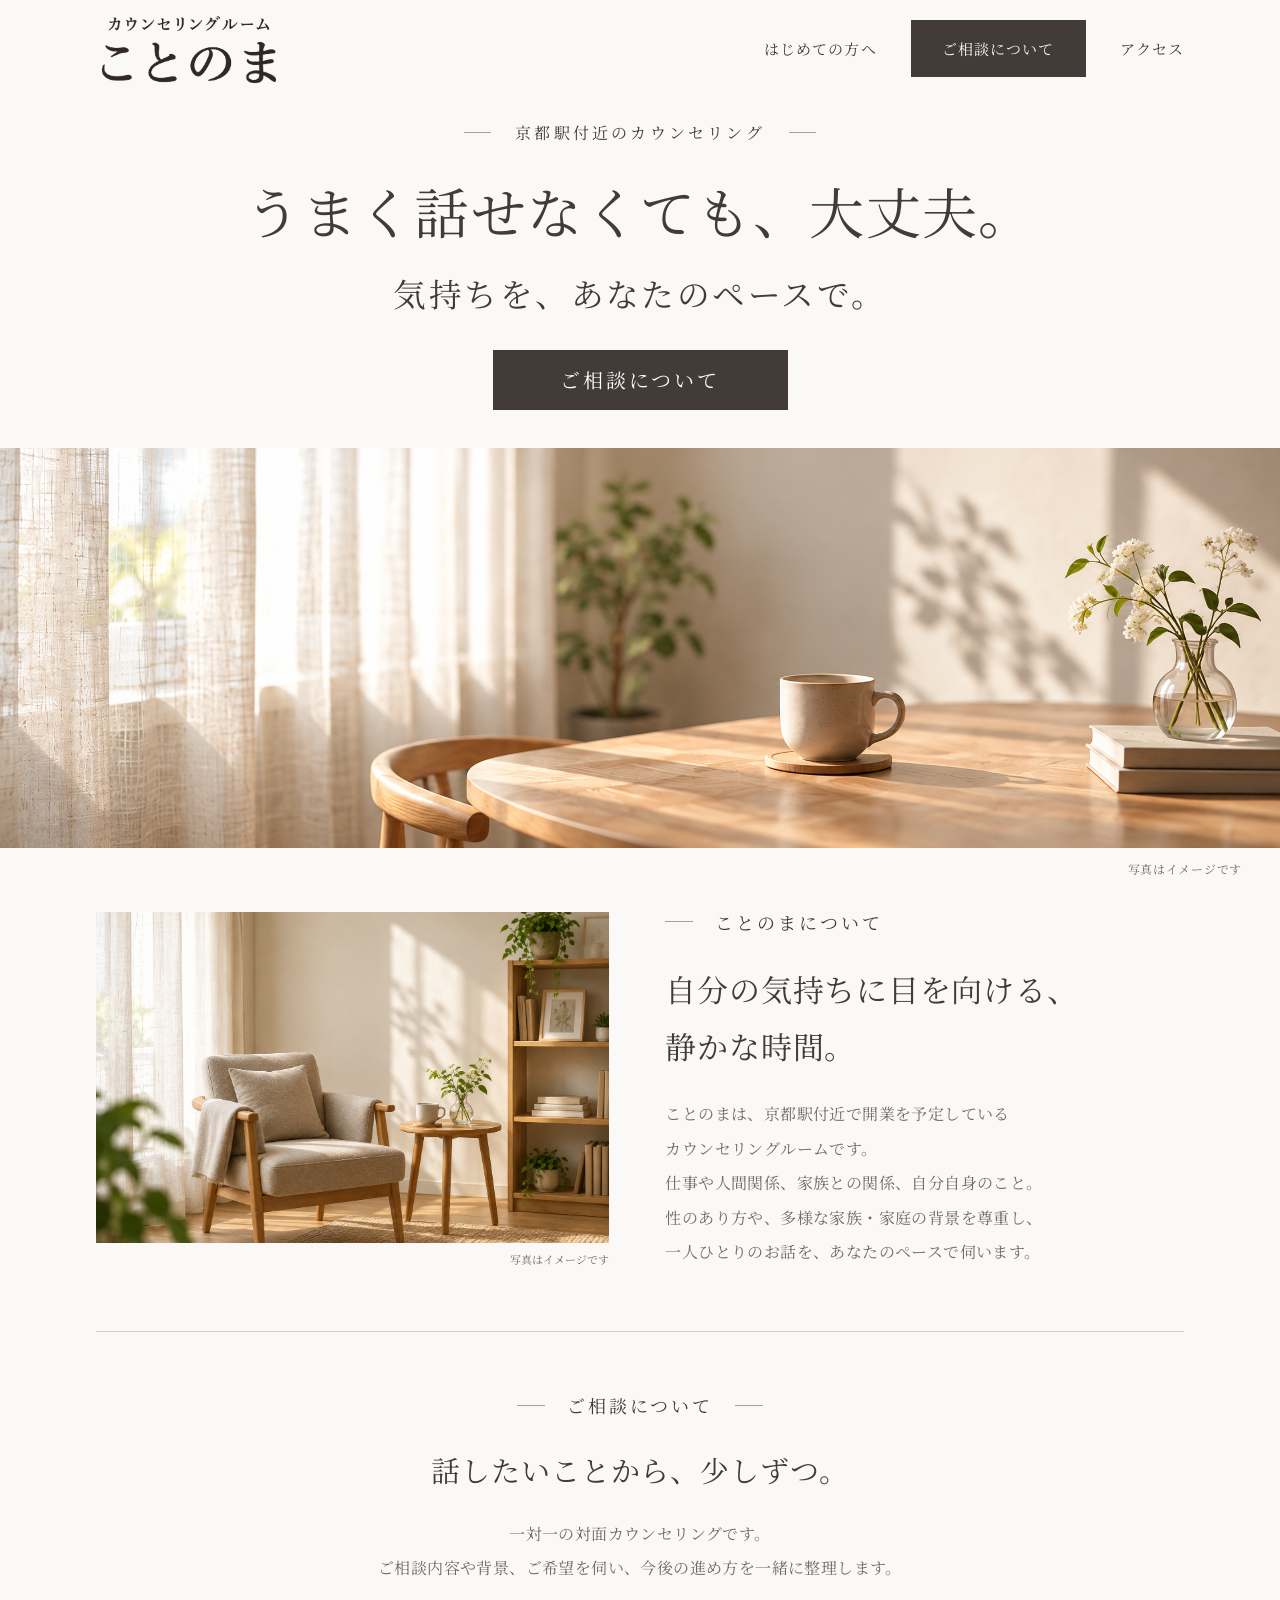
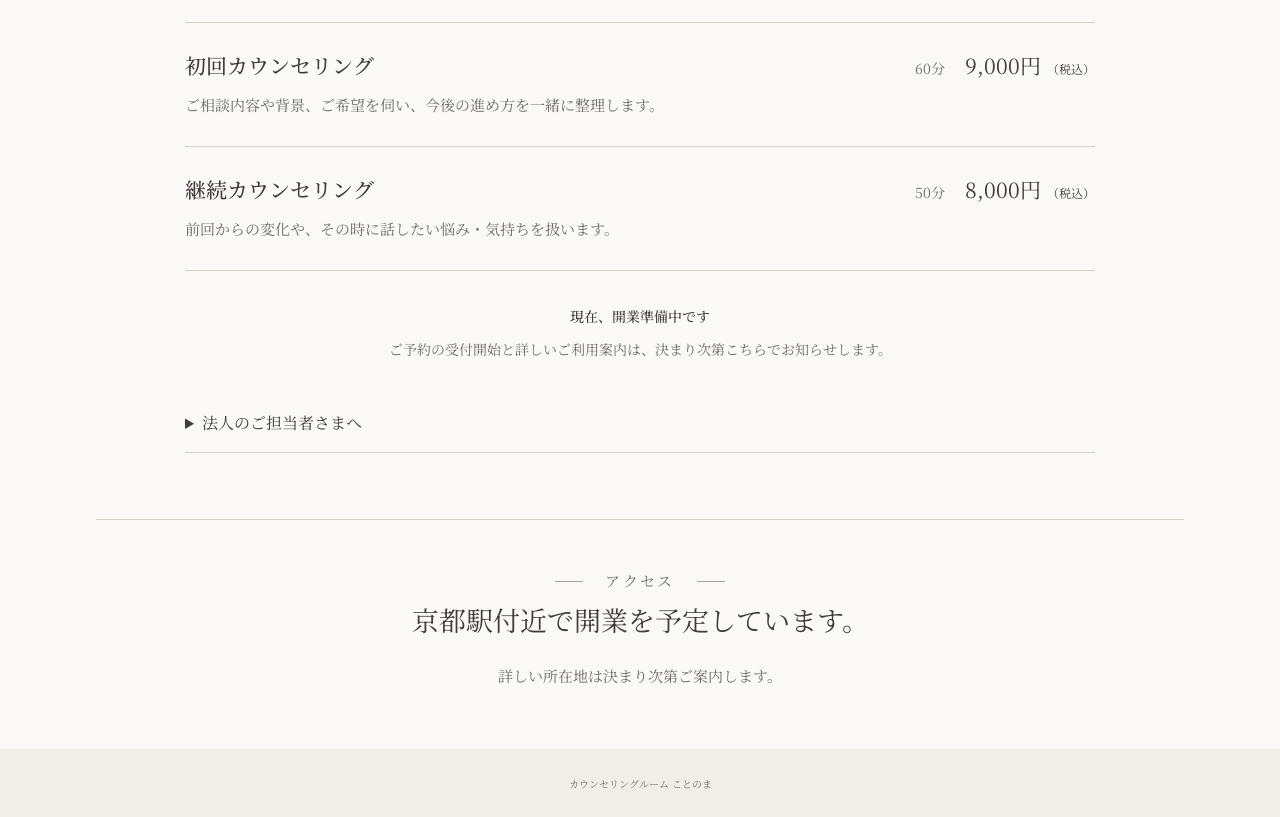
<file: ventures/counseling/index.html>
<!doctype html>
<html lang="ja">
<head>
  <meta charset="utf-8">
  <meta name="viewport" content="width=device-width, initial-scale=1">
  <title>京都駅付近のカウンセリング｜カウンセリングルーム ことのま</title>
  <meta name="description" content="京都駅付近で開業予定のカウンセリングルーム ことのま。一対一の対面相談で、仕事や人間関係、家族、自分自身のことをあなたのペースで。初回60分9,000円、継続50分8,000円（税込）。">
  <meta name="robots" content="noindex, nofollow">
  <meta name="theme-color" content="#faf9f7">
  <meta property="og:type" content="website">
  <meta property="og:locale" content="ja_JP">
  <meta property="og:site_name" content="カウンセリングルーム ことのま">
  <meta property="og:title" content="京都駅付近のカウンセリング｜カウンセリングルーム ことのま">
  <meta property="og:description" content="うまく話せなくても、大丈夫。気持ちを、あなたのペースで。京都駅付近で開業準備中です。">
  <link rel="preconnect" href="https://fonts.googleapis.com">
  <link rel="preconnect" href="https://fonts.gstatic.com" crossorigin>
  <link href="https://fonts.googleapis.com/css2?family=Noto+Serif+JP:wght@400;500&display=swap" rel="stylesheet">
  <link rel="preload" as="image" href="hero.png" fetchpriority="high">
  <style>
    :root { --paper:#faf9f7; --ink:#423b37; --muted:#716b65; --line:#d7d0c9; --soft:#f1eeea; --serif:"Noto Serif JP","Hiragino Mincho ProN","Yu Mincho",serif; }
    * { box-sizing:border-box; }
    html { scroll-behavior:smooth; scroll-padding-top:24px; }
    body { margin:0; background:var(--paper); color:var(--ink); font-family:var(--serif); -webkit-font-smoothing:antialiased; }
    a { color:inherit; text-underline-offset:5px; }
    a:focus-visible, summary:focus-visible { outline:2px solid var(--ink); outline-offset:6px; }
    .skip { position:fixed; left:16px; top:-70px; z-index:10; padding:12px 20px; background:white; }
    .skip:focus { top:16px; }
    .container { width:min(1216px,85%); margin-inline:auto; }
    .header { min-height:96px; display:flex; align-items:center; justify-content:space-between; gap:28px; }
    .brand { width:184px; height:78px; position:relative; overflow:hidden; display:block; flex-shrink:0; }
    .brand img { position:absolute; width:300px; height:150px; max-width:none; left:-57px; top:-36px; }
    nav { display:flex; align-items:center; gap:34px; font-size:15px; letter-spacing:.075em; }
    nav a { text-decoration:none; padding:12px 0; }
    nav a:hover { text-decoration:underline; }
    nav .nav-primary { padding:17px 30px; background:var(--ink); color:var(--paper); border:1px solid var(--ink); }
    nav .nav-primary:hover { background:#625951; text-decoration:none; }
    .hero { text-align:center; padding:25px 24px 38px; }
    .eyebrow { margin:0 0 24px; display:flex; align-items:center; justify-content:center; gap:24px; font-size:16px; letter-spacing:.2em; }
    .eyebrow::before,.eyebrow::after { content:""; width:27px; height:1px; background:#aaa099; }
    h1 { font-weight:400; font-size:clamp(32px,4.3vw,62px); letter-spacing:.025em; line-height:1.55; margin:0; }
    .hero-sub { font-size:clamp(20px,2.55vw,34px); letter-spacing:.075em; margin:12px 0 29px; line-height:1.7; }
    .button { display:inline-flex; min-width:295px; min-height:60px; justify-content:center; align-items:center; padding:14px 32px; text-decoration:none; background:var(--ink); color:#fff; border:1px solid var(--ink); font-size:20px; letter-spacing:.14em; transition:background .18s; }
    .button:hover { background:#625951; }
    figure { margin:0; }
    .hero-photo img { display:block; width:100%; height:auto; aspect-ratio:3.2/1; object-fit:cover; }
    .hero-photo figcaption { text-align:right; font-size:12px; letter-spacing:.06em; color:var(--muted); padding:12px 38px 0; }
    .about { display:grid; grid-template-columns:1fr 1.01fr; gap:56px; align-items:center; padding-top:32px; padding-bottom:62px; }
    .about-photo img { display:block; width:100%; height:auto; aspect-ratio:1.55; object-fit:cover; }
    .about-photo figcaption { font-size:11px; text-align:right; color:var(--muted); margin-top:8px; }
    .section-label { margin:0 0 25px; font-weight:400; font-size:18px; letter-spacing:.16em; display:flex; align-items:center; gap:22px; }
    .section-label::before { content:""; height:1px; width:28px; background:#aaa099; flex-shrink:0; }
    .about h2 { font-weight:400; font-size:31px; line-height:1.85; letter-spacing:.025em; margin:0 0 23px; }
    .body-copy { font-size:16px; line-height:2.15; letter-spacing:.025em; color:var(--muted); margin:0; }
    .consultation { border-top:1px solid var(--line); padding-block:60px 66px; }
    .center-label { justify-content:center; }
    .center-label::after { content:""; height:1px; width:28px; background:#aaa099; }
    .intro { text-align:center; max-width:740px; margin:0 auto 36px; }
    .intro h2 { font-size:29px; line-height:1.85; font-weight:400; margin:0 0 20px; letter-spacing:.03em; }
    .price-list { max-width:910px; margin:0 auto; }
    .price-row { display:grid; grid-template-columns:1fr auto; column-gap:36px; row-gap:10px; padding:27px 0; border-top:1px solid var(--line); }
    .price-row:last-child { border-bottom:1px solid var(--line); }
    .price-row h3 { font-size:21px; font-weight:500; margin:0; }
    .price { margin:0; font-size:21px; white-space:nowrap; }
    .price span { color:var(--muted); font-size:14px; margin-right:20px; }
    .price small { font-size:12px; margin-left:6px; }
    .price-description { grid-column:1/-1; margin:0; color:var(--muted); font-size:15px; line-height:1.95; }
    .preparing { margin:31px auto 0; max-width:760px; text-align:center; font-size:14px; line-height:2; color:var(--muted); }
    .preparing strong { display:block; color:var(--ink); font-weight:500; margin-bottom:5px; }
    .corporate { max-width:910px; margin:30px auto 0; border-bottom:1px solid var(--line); }
    .corporate summary { cursor:pointer; font-size:16px; padding:18px 0; }
    .corporate .body-copy { font-size:14px; padding:0 0 20px; }
    .access { border-top:1px solid var(--line); text-align:center; padding:46px 20px 58px; }
    .access h2 { font-weight:400; font-size:27px; line-height:1.8; margin:0 0 16px; }
    .access p { color:var(--muted); font-size:15px; line-height:2; margin:0; }
    footer { background:var(--soft); text-align:center; color:var(--muted); padding:23px; font-size:12px; line-height:1.8; }
    @media (max-width:850px) {
      .container { width:calc(100% - 48px); }
      .header { min-height:96px; gap:16px; }
      .brand { width:145px; height:65px; }
      .brand img { width:240px; height:120px; left:-46px; top:-27px; }
      nav { gap:16px; font-size:12px; letter-spacing:0; }
      nav .nav-primary { padding:14px 16px; }
      .hero { padding:36px 20px 42px; }
      .eyebrow { font-size:14px; gap:14px; margin-bottom:24px; }
      .button { min-width:265px; min-height:60px; font-size:17px; }
      .about { gap:34px; padding-block:36px 44px; }
      .about h2 { font-size:24px; }
      .body-copy { font-size:14px; }
      .section-label { font-size:15px; gap:12px; }
      .intro h2 { font-size:26px; }
    }
    @media (max-width:600px) {
      html { scroll-padding-top:16px; }
      .container { width:calc(100% - 40px); }
      .header { min-height:90px; flex-wrap:wrap; justify-content:center; padding:12px 0 8px; gap:0; }
      .brand { width:144px; height:60px; margin-inline:auto; }
      nav { width:100%; justify-content:center; gap:26px; margin-top:4px; }
      nav a { min-height:44px; display:flex; align-items:center; }
      nav .nav-primary { background:transparent; color:var(--ink); border:0; padding:12px 0; }
      nav .nav-primary:hover { background:transparent; text-decoration:underline; }
      .hero { padding:31px 18px 36px; }
      .eyebrow { font-size:12px; letter-spacing:.08em; gap:12px; }
      .eyebrow::before,.eyebrow::after { width:16px; }
      h1 { font-size:32px; line-height:1.7; letter-spacing:0; }
      h1 span { display:block; }
      .hero-sub { font-size:18px; letter-spacing:.015em; margin:20px 0 28px; }
      .hero-photo img { aspect-ratio:1.8; object-position:60% center; }
      .hero-photo figcaption { padding:10px 20px 0; font-size:10px; }
      .about { grid-template-columns:1fr; gap:28px; padding-block:34px 42px; }
      .about-photo img { aspect-ratio:1.55; }
      .about h2 { font-size:25px; margin-bottom:20px; }
      .section-label { margin-bottom:20px; }
      .consultation { padding-block:40px; }
      .intro { text-align:left; margin-bottom:26px; }
      .intro h2 { font-size:25px; }
      .intro .center-label { justify-content:flex-start; }
      .intro .center-label::after { display:none; }
      .price-row { grid-template-columns:1fr; padding:23px 0; gap:10px; }
      .price-row h3 { font-size:20px; }
      .price { font-size:23px; }
      .price-description { font-size:14px; }
      .preparing { text-align:left; font-size:13px; }
      .access { padding:37px 0 43px; }
      .access h2 { font-size:23px; }
      .access p { font-size:14px; }
    }
    @media (prefers-reduced-motion:reduce) { html { scroll-behavior:auto; } .button { transition:none; } }
  </style>
</head>
<body>
  <a class="skip" href="#main">本文へ移動</a>
  <header class="header container">
    <a class="brand" href="#main" aria-label="カウンセリングルーム ことのま トップへ"><img src="logo.png" width="1774" height="887" alt="カウンセリングルーム ことのま"></a>
    <nav aria-label="メインナビゲーション">
      <a href="#about">はじめての方へ</a>
      <a class="nav-primary" href="#consultation">ご相談について</a>
      <a href="#access">アクセス</a>
    </nav>
  </header>
  <main id="main">
    <section class="hero" aria-labelledby="hero-title">
      <p class="eyebrow">京都駅付近のカウンセリング</p>
      <h1 id="hero-title"><span>うまく話せなくても、</span><span>大丈夫。</span></h1>
      <p class="hero-sub">気持ちを、あなたのペースで。</p>
      <a class="button" href="#consultation">ご相談について</a>
    </section>
    <figure class="hero-photo">
      <img src="hero.png" width="2243" height="701" alt="柔らかな光が差す窓辺の木のテーブルと、カップと花" fetchpriority="high">
      <figcaption>写真はイメージです</figcaption>
    </figure>
    <section id="about" class="about container" aria-labelledby="about-title">
      <figure class="about-photo">
        <img src="room.png" width="1536" height="1024" alt="自然光の入る静かな部屋に置かれた椅子と小さなテーブル" loading="lazy">
        <figcaption>写真はイメージです</figcaption>
      </figure>
      <div>
        <p class="section-label">ことのまについて</p>
        <h2 id="about-title">自分の気持ちに目を向ける、<br>静かな時間。</h2>
        <p class="body-copy">ことのまは、京都駅付近で開業を予定している<br class="desktop-break">カウンセリングルームです。<br>仕事や人間関係、家族との関係、自分自身のこと。<br>性のあり方や、多様な家族・家庭の背景を尊重し、<br class="desktop-break">一人ひとりのお話を、あなたのペースで伺います。</p>
      </div>
    </section>
    <section id="consultation" class="consultation container" aria-labelledby="consultation-title">
      <div class="intro">
        <p class="section-label center-label">ご相談について</p>
        <h2 id="consultation-title">話したいことから、少しずつ。</h2>
        <p class="body-copy">一対一の対面カウンセリングです。<br>ご相談内容や背景、ご希望を伺い、今後の進め方を一緒に整理します。</p>
      </div>
      <div class="price-list" aria-label="カウンセリング料金">
        <div class="price-row">
          <h3>初回カウンセリング</h3><p class="price"><span>60分</span>9,000円<small>（税込）</small></p>
          <p class="price-description">ご相談内容や背景、ご希望を伺い、今後の進め方を一緒に整理します。</p>
        </div>
        <div class="price-row">
          <h3>継続カウンセリング</h3><p class="price"><span>50分</span>8,000円<small>（税込）</small></p>
          <p class="price-description">前回からの変化や、その時に話したい悩み・気持ちを扱います。</p>
        </div>
      </div>
      <p class="preparing"><strong>現在、開業準備中です</strong>ご予約の受付開始と詳しいご利用案内は、決まり次第こちらでお知らせします。</p>
      <details class="corporate">
        <summary>法人のご担当者さまへ</summary>
        <p class="body-copy">すべての従業員を対象とした、社外のカウンセリング窓口をご提案します。仕事や人間関係のほか、LGBTQ＋や家族・家庭環境に関する悩みも相談しやすい窓口を目指しています。法人向けの料金・契約条件・利用方法は、現在準備中です。</p>
      </details>
    </section>
    <section id="access" class="access container" aria-labelledby="access-title">
      <p class="section-label center-label">アクセス</p>
      <h2 id="access-title">京都駅付近で開業を予定しています。</h2>
      <p>詳しい所在地は決まり次第ご案内します。</p>
    </section>
  </main>
  <footer><small>カウンセリングルーム ことのま</small></footer>
</body>
</html>
</file>
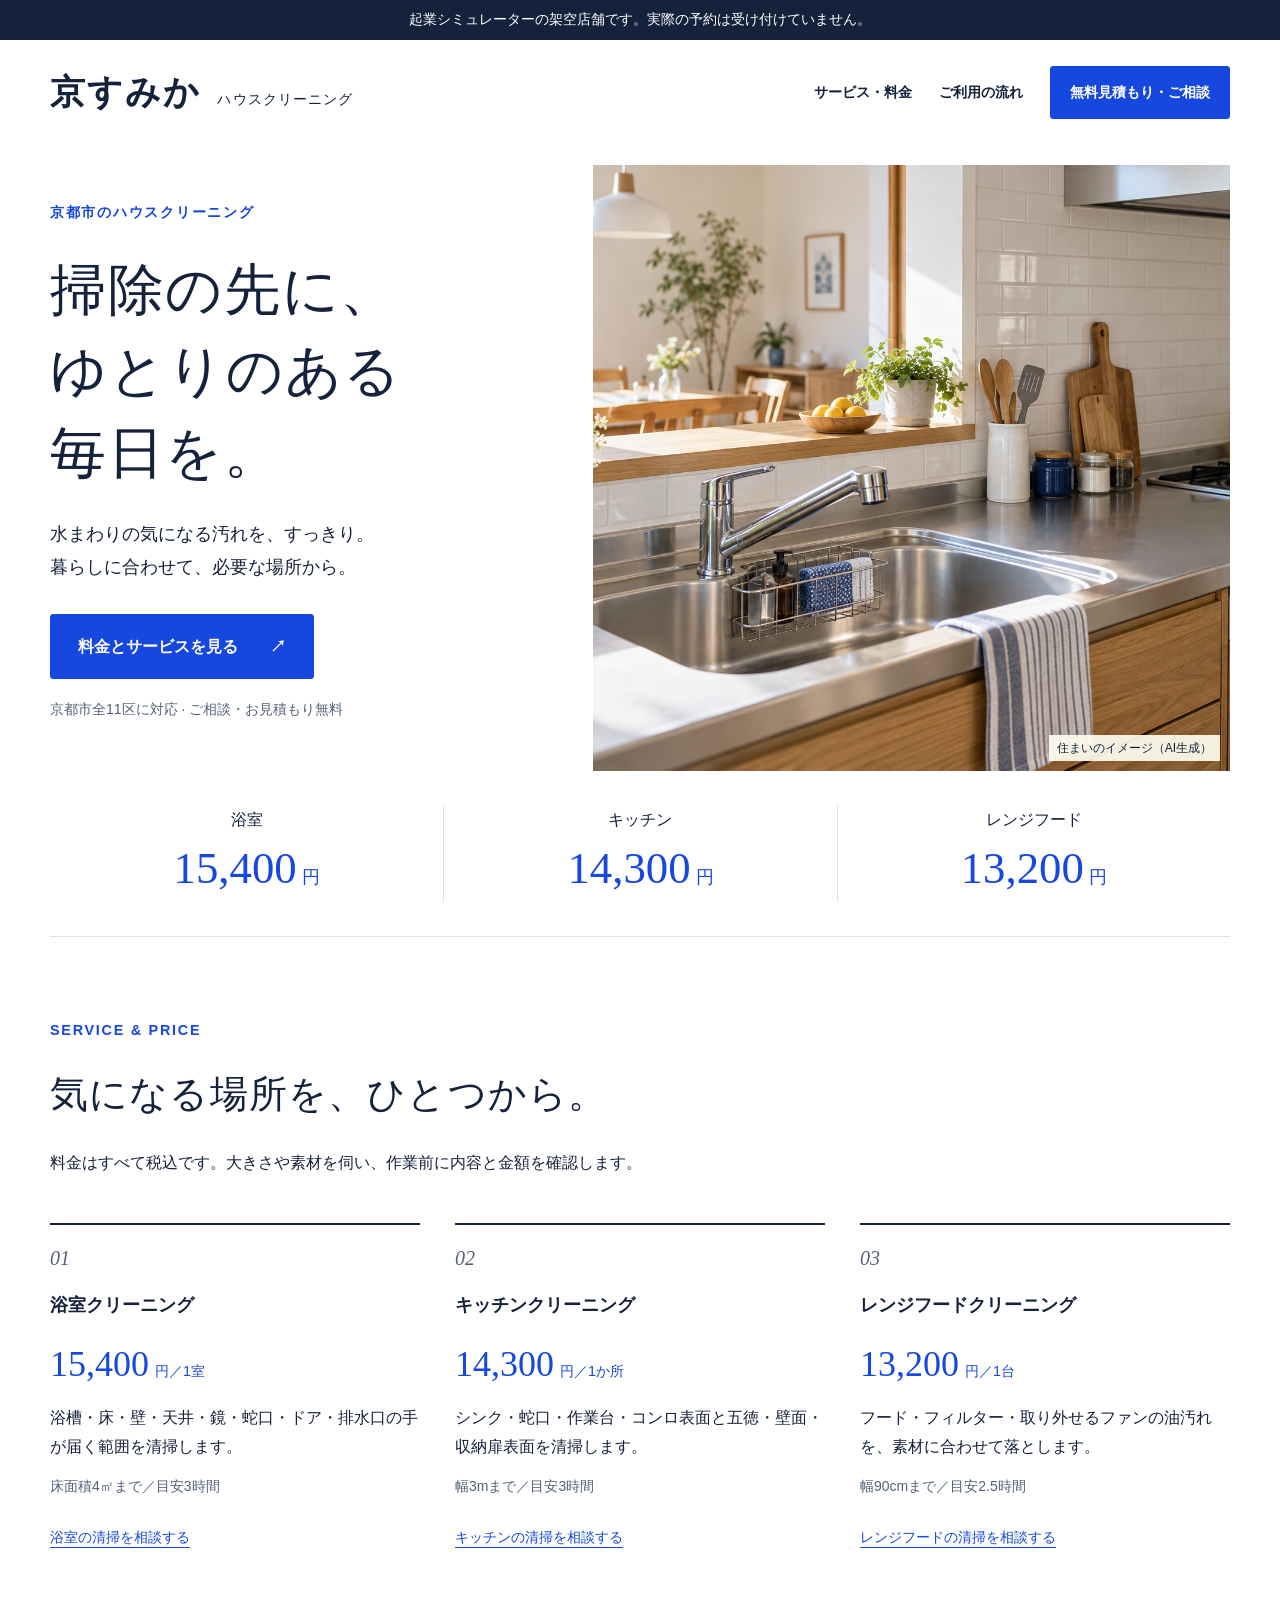
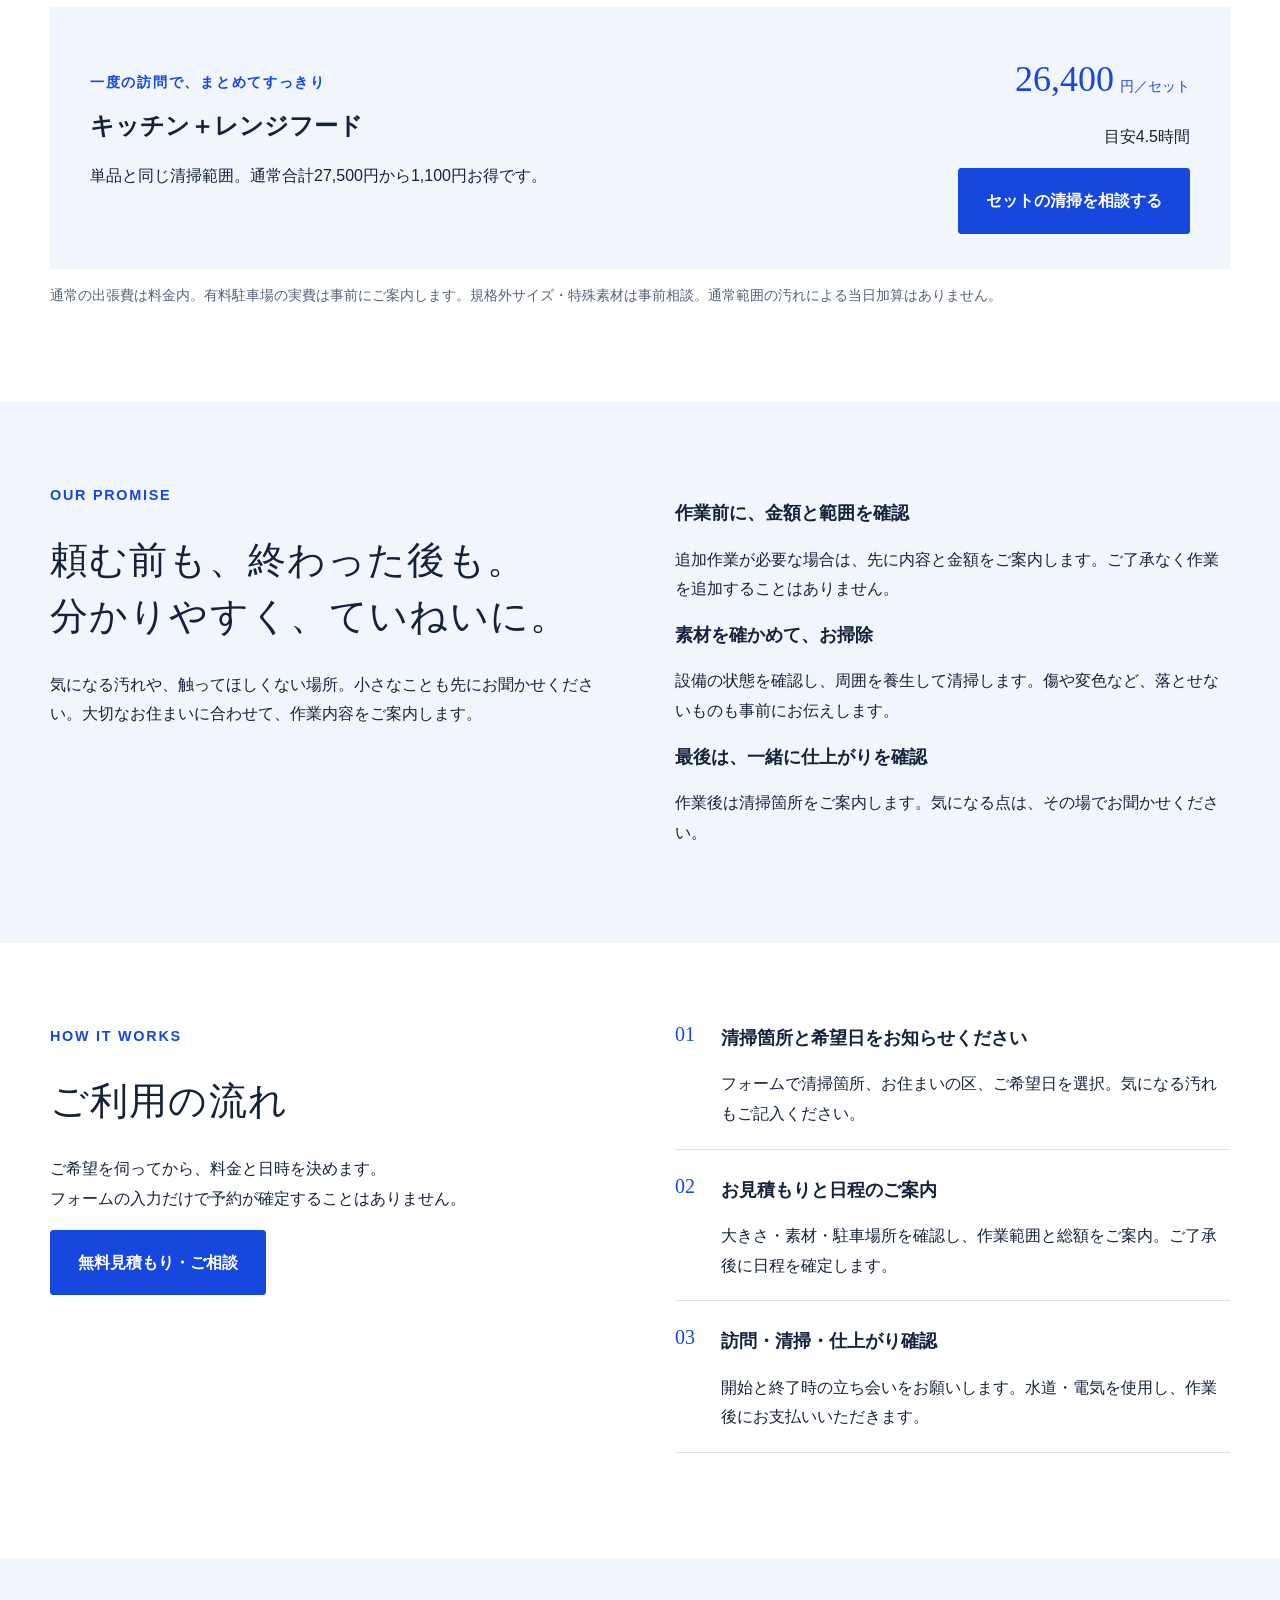
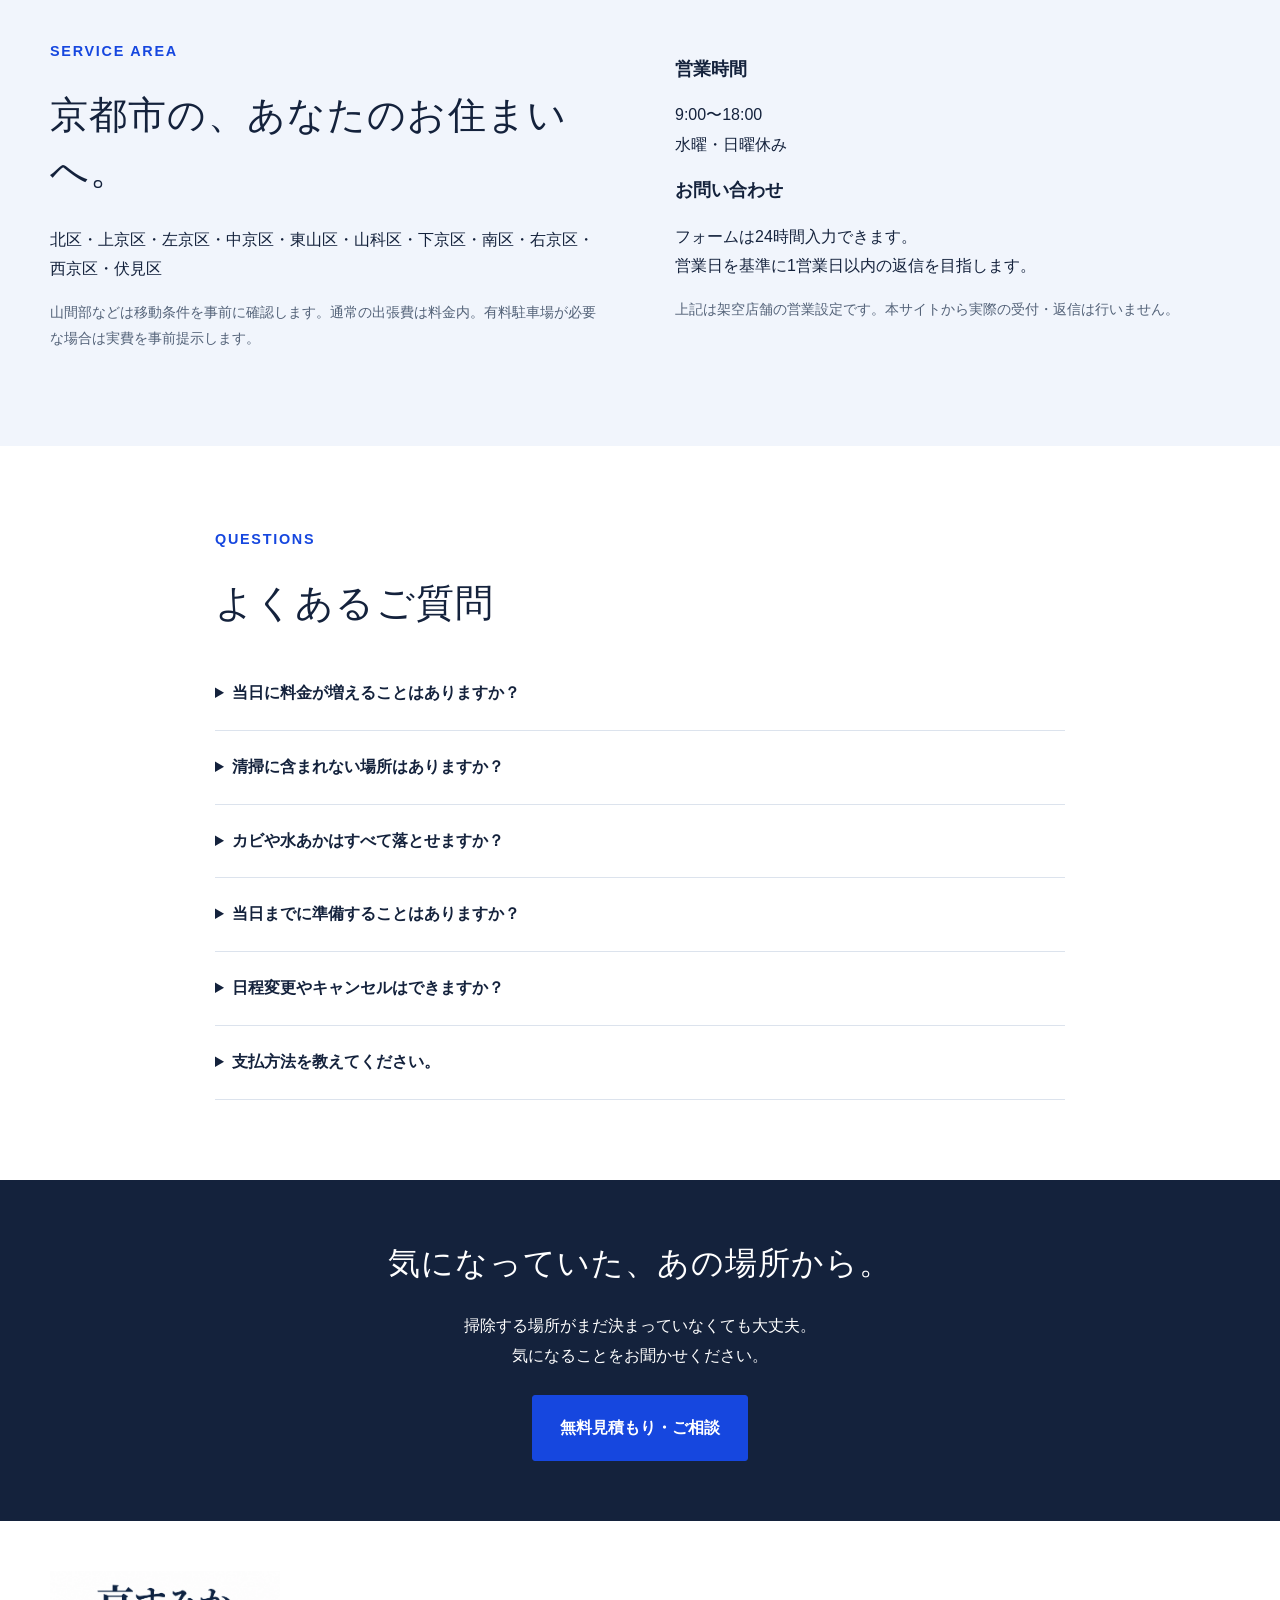
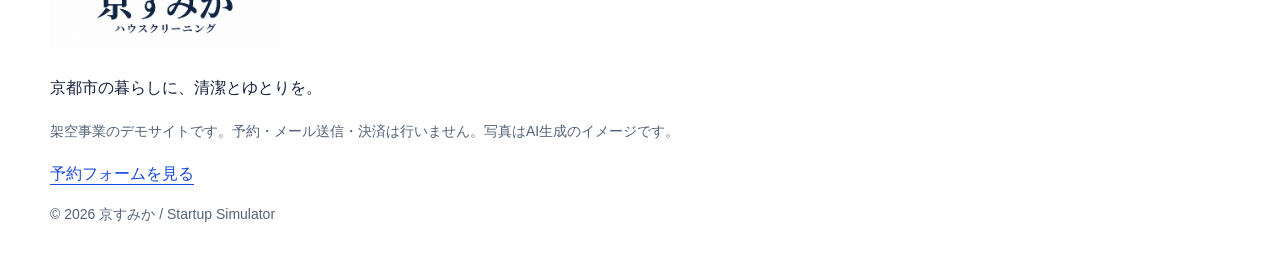
<file: ventures/house-cleaning/index.html>
<!doctype html>
<html lang="ja">
<head>
<meta charset="utf-8"><meta name="viewport" content="width=device-width,initial-scale=1">
<title>京都市のハウスクリーニング｜京すみか</title>
<meta name="description" content="京都市の浴室・キッチン・レンジフード清掃。京すみかのサービスと税込料金、作業範囲、ご利用の流れをご紹介します。起業シミュレーターの架空店舗です。">
<meta name="robots" content="noindex,nofollow">
<link rel="stylesheet" href="style.css">
</head>
<body>
<a class="skip" href="#main">本文へ移動</a>
<div class="demo">起業シミュレーターの架空店舗です。実際の予約は受け付けていません。</div>
<header class="header wrap"><a class="brand" href="index.html" aria-label="京すみか ホーム"><span>京すみか</span><small>ハウスクリーニング</small></a><nav aria-label="メインナビゲーション"><a href="#services">サービス・料金</a><a href="#flow">ご利用の流れ</a><a class="button small" href="reservation.html">無料見積もり・ご相談</a></nav></header>
<main id="main">
<section class="hero wrap"><div class="hero-copy"><p class="eyebrow">京都市のハウスクリーニング</p><h1>掃除の先に、<br>ゆとりのある<br>毎日を。</h1><p class="lead">水まわりの気になる汚れを、すっきり。<br>暮らしに合わせて、必要な場所から。</p><a class="button" href="#services">料金とサービスを見る <span aria-hidden="true">↗</span></a><p class="small-note">京都市全11区に対応 · ご相談・お見積もり無料</p></div><figure class="hero-photo"><img src="hero.png" alt="清潔な白いタイルと木の棚があるキッチンのイメージ" width="1536" height="1024" fetchpriority="high"><figcaption>住まいのイメージ（AI生成）</figcaption></figure></section>
<div class="price-strip wrap" aria-label="税込の標準料金"><div><span>浴室</span><strong>15,400<small>円</small></strong></div><div><span>キッチン</span><strong>14,300<small>円</small></strong></div><div><span>レンジフード</span><strong>13,200<small>円</small></strong></div></div>
<section class="section wrap" id="services"><p class="eyebrow">SERVICE & PRICE</p><h2>気になる場所を、ひとつから。</h2><p>料金はすべて税込です。大きさや素材を伺い、作業前に内容と金額を確認します。</p>
<div class="services">
<article><span class="service-number">01</span><h3>浴室クリーニング</h3><p class="amount">15,400<small>円／1室</small></p><p>浴槽・床・壁・天井・鏡・蛇口・ドア・排水口の手が届く範囲を清掃します。</p><p class="meta">床面積4㎡まで／目安3時間</p><a href="reservation.html?service=bath">浴室の清掃を相談する</a></article>
<article><span class="service-number">02</span><h3>キッチンクリーニング</h3><p class="amount">14,300<small>円／1か所</small></p><p>シンク・蛇口・作業台・コンロ表面と五徳・壁面・収納扉表面を清掃します。</p><p class="meta">幅3mまで／目安3時間</p><a href="reservation.html?service=kitchen">キッチンの清掃を相談する</a></article>
<article><span class="service-number">03</span><h3>レンジフードクリーニング</h3><p class="amount">13,200<small>円／1台</small></p><p>フード・フィルター・取り外せるファンの油汚れを、素材に合わせて落とします。</p><p class="meta">幅90cmまで／目安2.5時間</p><a href="reservation.html?service=hood">レンジフードの清掃を相談する</a></article>
</div>
<div class="set"><div><p class="eyebrow">一度の訪問で、まとめてすっきり</p><h3>キッチン＋レンジフード</h3><p>単品と同じ清掃範囲。通常合計27,500円から1,100円お得です。</p></div><div><p class="amount">26,400<small>円／セット</small></p><p>目安4.5時間</p><a class="button" href="reservation.html?service=set">セットの清掃を相談する</a></div></div>
<p class="note">通常の出張費は料金内。有料駐車場の実費は事前にご案内します。規格外サイズ・特殊素材は事前相談。通常範囲の汚れによる当日加算はありません。</p>
</section>
<section class="band"><div class="section wrap columns"><div><p class="eyebrow">OUR PROMISE</p><h2>頼む前も、終わった後も。<br>分かりやすく、ていねいに。</h2><p>気になる汚れや、触ってほしくない場所。小さなことも先にお聞かせください。大切なお住まいに合わせて、作業内容をご案内します。</p></div><div><h3>作業前に、金額と範囲を確認</h3><p>追加作業が必要な場合は、先に内容と金額をご案内します。ご了承なく作業を追加することはありません。</p><h3>素材を確かめて、お掃除</h3><p>設備の状態を確認し、周囲を養生して清掃します。傷や変色など、落とせないものも事前にお伝えします。</p><h3>最後は、一緒に仕上がりを確認</h3><p>作業後は清掃箇所をご案内します。気になる点は、その場でお聞かせください。</p></div></div></section>
<section class="section wrap columns" id="flow"><div><p class="eyebrow">HOW IT WORKS</p><h2>ご利用の流れ</h2><p>ご希望を伺ってから、料金と日時を決めます。<br>フォームの入力だけで予約が確定することはありません。</p><a class="button" href="reservation.html">無料見積もり・ご相談</a></div><ol class="steps"><li><h3>清掃箇所と希望日をお知らせください</h3><p>フォームで清掃箇所、お住まいの区、ご希望日を選択。気になる汚れもご記入ください。</p></li><li><h3>お見積もりと日程のご案内</h3><p>大きさ・素材・駐車場所を確認し、作業範囲と総額をご案内。ご了承後に日程を確定します。</p></li><li><h3>訪問・清掃・仕上がり確認</h3><p>開始と終了時の立ち会いをお願いします。水道・電気を使用し、作業後にお支払いいただきます。</p></li></ol></section>
<section class="band"><div class="section wrap columns" id="area"><div><p class="eyebrow">SERVICE AREA</p><h2>京都市の、あなたのお住まいへ。</h2><p>北区・上京区・左京区・中京区・東山区・山科区・下京区・南区・右京区・西京区・伏見区</p><p class="note">山間部などは移動条件を事前に確認します。通常の出張費は料金内。有料駐車場が必要な場合は実費を事前提示します。</p></div><div><h3>営業時間</h3><p>9:00〜18:00<br>水曜・日曜休み</p><h3>お問い合わせ</h3><p>フォームは24時間入力できます。<br>営業日を基準に1営業日以内の返信を目指します。</p><p class="note">上記は架空店舗の営業設定です。本サイトから実際の受付・返信は行いません。</p></div></div></section>
<section class="section wrap faq" id="faq"><p class="eyebrow">QUESTIONS</p><h2>よくあるご質問</h2><details><summary>当日に料金が増えることはありますか？</summary><p>標準範囲の汚れによる当日加算はありません。有料駐車場の実費、規格外サイズなどは事前にご案内し、追加作業は同意を得てから行います。</p></details><details><summary>清掃に含まれない場所はありますか？</summary><p>浴槽エプロン内部・追い焚き配管・換気扇や乾燥機の内部、キッチン収納や家電の内部、ダクト内部などは対象外です。エアコン・洗濯機の分解清掃も扱っていません。</p></details><details><summary>カビや水あかはすべて落とせますか？</summary><p>素材の変色・傷・劣化、深く入り込んだカビなどは残る場合があります。特殊コーティングのある鏡など、作業できない素材もあります。設備の状態を確認してご説明します。</p></details><details><summary>当日までに準備することはありますか？</summary><p>清掃する場所の小物や食器などの移動をお願いします。水道・電気をお借りします。開始と終了時には立ち会いをお願いします。</p></details><details><summary>日程変更やキャンセルはできますか？</summary><p>開始前にご連絡いただいた場合、キャンセル料はかかりません。ご都合が変わったらお早めにお知らせください。</p></details><details><summary>支払方法を教えてください。</summary><p>作業後の現金または振込を想定しています。このデモサイトで決済を行うことはありません。</p></details></section>
<section class="cta"><h2>気になっていた、あの場所から。</h2><p>掃除する場所がまだ決まっていなくても大丈夫。<br>気になることをお聞かせください。</p><a class="button" href="reservation.html">無料見積もり・ご相談</a></section>
</main>
<footer class="footer"><div class="wrap"><img class="logo-sheet" src="logo.png" alt="京すみか ハウスクリーニング" width="2172" height="724" loading="lazy"><p>京都市の暮らしに、清潔とゆとりを。</p><p class="note">架空事業のデモサイトです。予約・メール送信・決済は行いません。写真はAI生成のイメージです。</p><a href="reservation.html">予約フォームを見る</a><p class="note">© 2026 京すみか / Startup Simulator</p></div></footer>
</body></html>
</file>
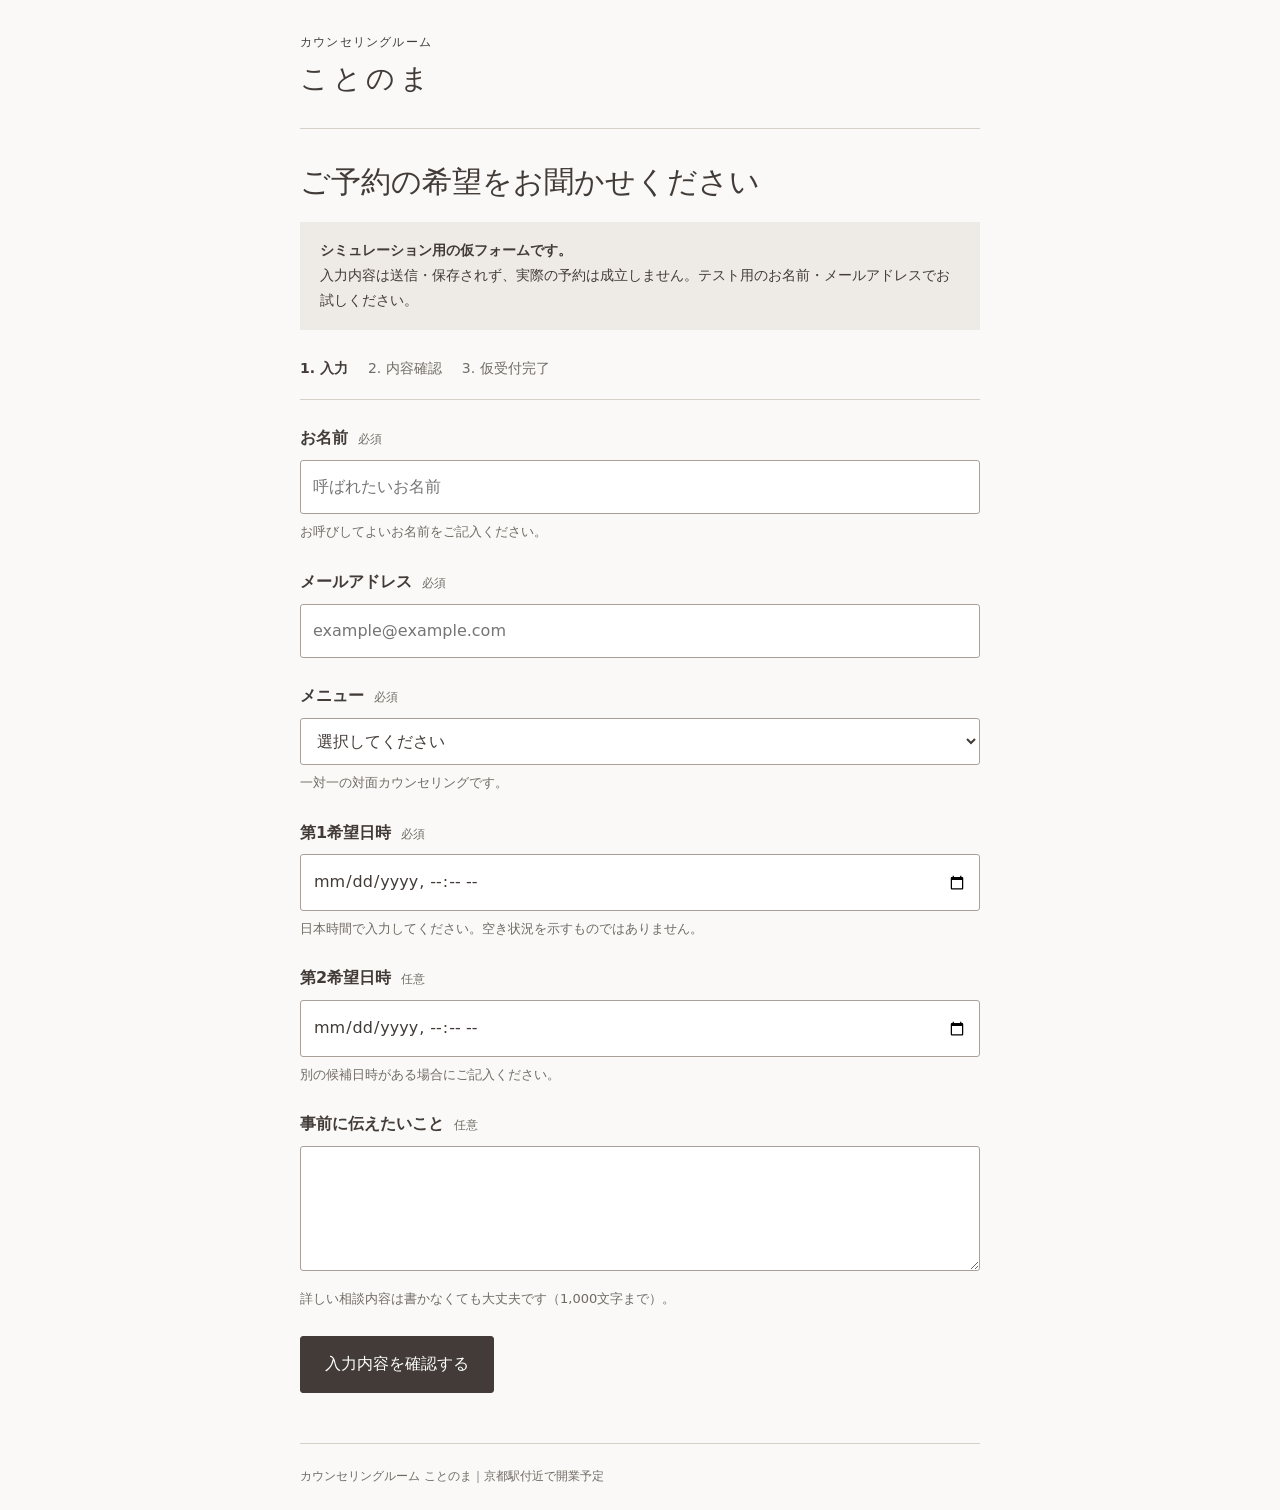
<file: ventures/counseling/reservation.html>
<!doctype html>
<html lang="ja">
<head>
<meta charset="utf-8"><meta name="viewport" content="width=device-width,initial-scale=1">
<meta name="robots" content="noindex,nofollow">
<meta http-equiv="Content-Security-Policy" content="default-src 'none'; style-src 'unsafe-inline'; script-src 'unsafe-inline'; form-action 'none'; base-uri 'none'; connect-src 'none'">
<title>仮予約フォーム｜カウンセリングルーム ことのま</title>
<style>
:root{color-scheme:light;--paper:#faf9f7;--ink:#423b37;--muted:#716b65;--line:#d7d0c9}
*{box-sizing:border-box}body{margin:0;background:var(--paper);color:var(--ink);font-family:system-ui,-apple-system,"Hiragino Kaku Gothic ProN",sans-serif;line-height:1.8}
header,main,footer{width:min(680px,calc(100% - 40px));margin:auto}
header{padding:32px 0 24px;border-bottom:1px solid var(--line)}
.brand{font-family:"Yu Mincho","Hiragino Mincho ProN",serif;font-size:28px;letter-spacing:.15em;margin:0}.brand small{display:block;font-size:12px;letter-spacing:.1em}
main{padding:30px 0 50px}h1,h2{font-family:"Yu Mincho","Hiragino Mincho ProN",serif;font-weight:500;line-height:1.5}h1{font-size:30px;margin:0 0 18px}h2{font-size:26px;margin:0 0 18px}
.notice{background:#eeebe7;padding:16px 20px;font-size:14px;margin:0 0 26px}.steps{display:flex;gap:20px;list-style:none;padding:0 0 18px;border-bottom:1px solid var(--line);font-size:14px;color:var(--muted)}
.steps [aria-current=step]{color:var(--ink);font-weight:700}
.field{margin:24px 0}label{display:block;font-weight:600;margin-bottom:7px}.tag{font-size:12px;font-weight:400;margin-left:10px;color:var(--muted)}
input,select,textarea{width:100%;min-width:0;border:1px solid #aaa099;border-radius:3px;background:white;color:var(--ink);font:inherit;font-size:16px;padding:12px}
textarea{resize:vertical;min-height:125px}.help{font-size:13px;color:var(--muted);margin:6px 0 0}
button{font:inherit;cursor:pointer;min-height:48px;padding:13px 24px;border:1px solid var(--ink);border-radius:3px;background:var(--ink);color:white}
button:hover{background:#625951}button.secondary{background:transparent;color:var(--ink)}
.actions{display:flex;gap:14px;flex-wrap:wrap;margin-top:26px}
:focus-visible{outline:3px solid #78634e;outline-offset:4px}
dl{margin:24px 0}dt{font-weight:600;border-top:1px solid var(--line);padding-top:16px}dd{margin:4px 0 16px;white-space:pre-wrap;overflow-wrap:anywhere}
[hidden]{display:none!important}.success{padding:24px 0}.error{color:#8f2929}footer{padding:22px 0;border-top:1px solid var(--line);font-size:12px;color:var(--muted)}
@media(max-width:480px){header{padding-top:22px}main{padding-top:24px}h1{font-size:26px}.steps{gap:14px;font-size:12px}.actions button{width:100%}input[type=datetime-local]{font-size:16px}}
</style>
</head>
<body>
<header><p class="brand"><small>カウンセリングルーム</small>ことのま</p></header>
<main>
<h1>ご予約の希望をお聞かせください</h1>
<p class="notice"><strong>シミュレーション用の仮フォームです。</strong><br>入力内容は送信・保存されず、実際の予約は成立しません。テスト用のお名前・メールアドレスでお試しください。</p>
<ol class="steps" aria-label="予約の手順"><li id="step1" aria-current="step">1. 入力</li><li id="step2">2. 内容確認</li><li id="step3">3. 仮受付完了</li></ol>
<noscript><p>この仮フォームの操作にはJavaScriptを有効にしてください。入力内容は送信されません。</p></noscript>
<section id="entry">
<form id="booking" autocomplete="off">
<div class="field"><label for="name">お名前<span class="tag">必須</span></label><input id="name" required maxlength="80" placeholder="呼ばれたいお名前" aria-describedby="nameHelp"><p class="help" id="nameHelp">お呼びしてよいお名前をご記入ください。</p></div>
<div class="field"><label for="email">メールアドレス<span class="tag">必須</span></label><input id="email" type="email" required maxlength="254" placeholder="example@example.com" inputmode="email"></div>
<div class="field"><label for="menu">メニュー<span class="tag">必須</span></label><select id="menu" required><option value="">選択してください</option><option value="first">初回カウンセリング｜60分・9,000円（税込）</option><option value="follow">継続カウンセリング｜50分・8,000円（税込）</option></select><p class="help">一対一の対面カウンセリングです。</p></div>
<div class="field"><label for="first">第1希望日時<span class="tag">必須</span></label><input id="first" type="datetime-local" required step="60" aria-describedby="timeHelp"><p class="help" id="timeHelp">日本時間で入力してください。空き状況を示すものではありません。</p></div>
<div class="field"><label for="second">第2希望日時<span class="tag">任意</span></label><input id="second" type="datetime-local" step="60"><p class="help">別の候補日時がある場合にご記入ください。</p></div>
<div class="field"><label for="note">事前に伝えたいこと<span class="tag">任意</span></label><textarea id="note" maxlength="1000" aria-describedby="noteHelp"></textarea><p class="help" id="noteHelp">詳しい相談内容は書かなくても大丈夫です（1,000文字まで）。</p></div>
<div class="actions"><button type="submit">入力内容を確認する</button></div>
</form></section>
<section id="review" hidden aria-labelledby="reviewTitle"><h2 id="reviewTitle" tabindex="-1">入力内容をご確認ください</h2><dl id="summary"></dl><p>次の操作は仮受付の体験です。メール送信や実際の予約は行いません。</p><div class="actions"><button type="button" class="secondary" id="back">入力内容を修正する</button><button type="button" id="confirm">仮受付を完了する</button></div></section>
<section id="done" hidden aria-labelledby="doneTitle"><div class="success"><h2 id="doneTitle" tabindex="-1">仮受付が完了しました</h2><p>入力から受付までの操作をお試しいただき、ありがとうございます。</p><p><strong>これはシミュレーションです。実際の予約は成立していません。</strong><br>メールは送信されていません。入力内容はこのページから消去しました。</p><button type="button" class="secondary" id="again">もう一度試す</button></div></section>
</main><footer>カウンセリングルーム ことのま｜京都駅付近で開業予定</footer>
<script>
"use strict";
const $=id=>document.getElementById(id), form=$("booking");
function jstNow(){const d=new Date(Date.now()+9*60*60*1000);return d.toISOString().slice(0,16)}
function refreshMin(){const now=jstNow();$("first").min=now;$("second").min=now}
function validate(){
 refreshMin();
 $("name").setCustomValidity($("name").value.trim()?"":"お名前を入力してください。");
 $("second").setCustomValidity($("second").value&&$("second").value===$("first").value?"第1希望とは異なる日時を選んでください。":"");
 return form.reportValidity();
}
function show(n){
 ["entry","review","done"].forEach((id,i)=>$(id).hidden=i!==n-1);
 [1,2,3].forEach(i=>{if(i===n)$("step"+i).setAttribute("aria-current","step");else $("step"+i).removeAttribute("aria-current")});
 if(n===1)$("name").focus();else $(n===2?"reviewTitle":"doneTitle").focus();
}
function dateLabel(value){return value?value.replace("T"," ")+"（日本時間）":"指定なし"}
form.addEventListener("input",()=>{for(const id of ["name","second"])$(id).setCustomValidity("")});
form.addEventListener("submit",event=>{
 event.preventDefault();if(!validate())return;
 const rows=[["お名前",$("name").value.trim()],["メールアドレス",$("email").value.trim()],["メニュー",$("menu").selectedOptions[0].textContent],["第1希望日時",dateLabel($("first").value)],["第2希望日時",dateLabel($("second").value)],["事前に伝えたいこと",$("note").value.trim()||"記入なし"]];
 $("summary").replaceChildren();
 for(const [label,value] of rows){const dt=document.createElement("dt"),dd=document.createElement("dd");dt.textContent=label;dd.textContent=value;$("summary").append(dt,dd)}
 show(2);
});
$("back").addEventListener("click",()=>show(1));
$("confirm").addEventListener("click",()=>{refreshMin();if(!form.checkValidity()){show(1);form.reportValidity();return}form.reset();$("summary").replaceChildren();show(3)});
$("again").addEventListener("click",()=>{form.reset();refreshMin();show(1)});
refreshMin();
</script>
</body></html>
</file>
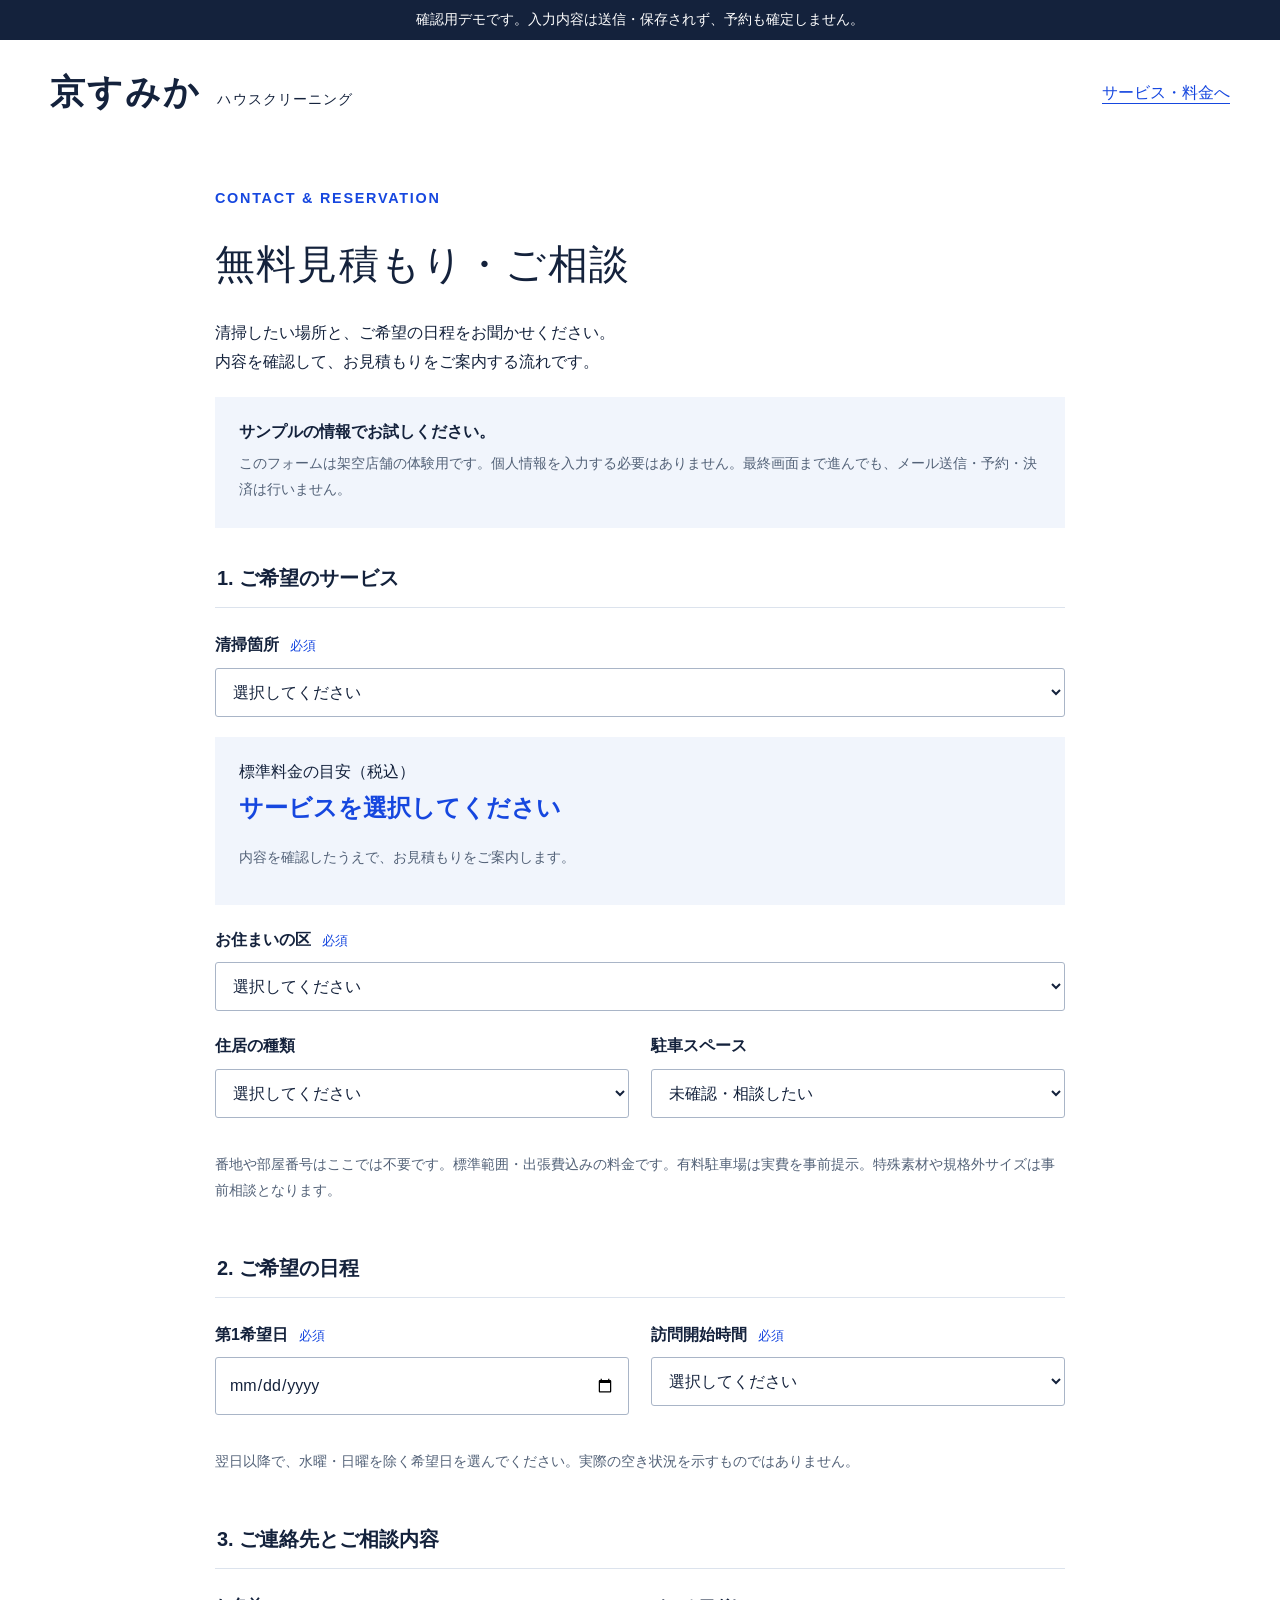
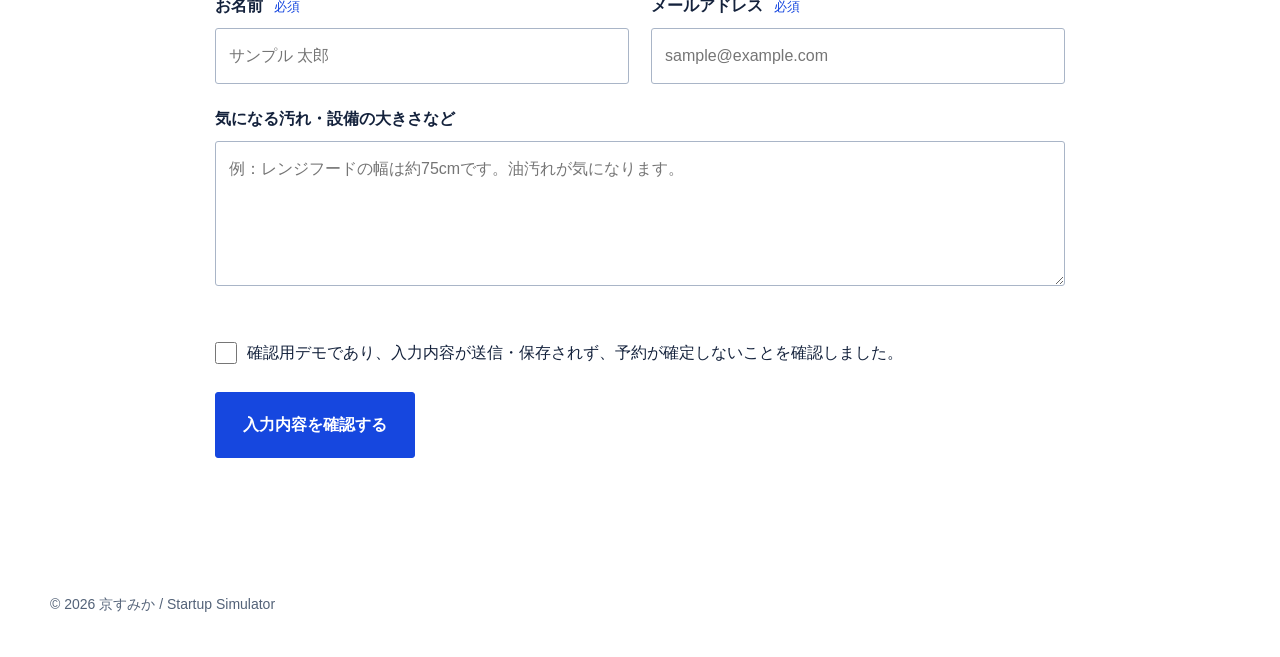
<file: ventures/house-cleaning/reservation.html>
<!doctype html><html lang="ja"><head><meta charset="utf-8"><meta name="viewport" content="width=device-width,initial-scale=1"><title>無料見積もり・ご相談｜京すみか</title><meta name="description" content="京都市のハウスクリーニング。清掃箇所・希望日を選べる京すみかの見積もりフォーム。入力の確認を体験するデモです。"><meta name="robots" content="noindex,nofollow"><link rel="stylesheet" href="style.css"><script src="reservation.js" defer></script></head><body>
<a class="skip" href="#main">本文へ移動</a><div class="demo">確認用デモです。入力内容は送信・保存されず、予約も確定しません。</div><header class="header wrap"><a class="brand" href="index.html"><span>京すみか</span><small>ハウスクリーニング</small></a><a href="index.html#services">サービス・料金へ</a></header>
<main id="main" class="wrap form-page"><p class="eyebrow">CONTACT & RESERVATION</p><h1>無料見積もり・ご相談</h1><p>清掃したい場所と、ご希望の日程をお聞かせください。<br>内容を確認して、お見積もりをご案内する流れです。</p><div class="notice"><strong>サンプルの情報でお試しください。</strong><p class="note">このフォームは架空店舗の体験用です。個人情報を入力する必要はありません。最終画面まで進んでも、メール送信・予約・決済は行いません。</p></div>
<noscript><p class="error">このデモフォームにはJavaScriptが必要です。現在は入力内容の確認を実行できません。</p></noscript>
<form id="booking" autocomplete="off">
<fieldset><legend>1. ご希望のサービス</legend><label class="field"><span>清掃箇所 <small class="required">必須</small></span><select name="service" id="service" required><option value="">選択してください</option><option value="bath">浴室クリーニング</option><option value="kitchen">キッチンクリーニング</option><option value="hood">レンジフードクリーニング</option><option value="set">キッチン＋レンジフード</option><option value="consult">内容を相談したい</option></select></label>
<div class="estimate" aria-live="polite"><span>標準料金の目安（税込）</span><br><strong id="estimate">サービスを選択してください</strong><p class="note" id="scope">内容を確認したうえで、お見積もりをご案内します。</p></div>
<label class="field"><span>お住まいの区 <small class="required">必須</small></span><select id="ward" name="ward" required><option value="">選択してください</option><option>北区</option><option>上京区</option><option>左京区</option><option>中京区</option><option>東山区</option><option>山科区</option><option>下京区</option><option>南区</option><option>右京区</option><option>西京区</option><option>伏見区</option></select></label>
<div class="form-grid"><label class="field"><span>住居の種類</span><select id="home" name="home"><option value="未選択">選択してください</option><option>マンション・アパート</option><option>戸建て</option><option>その他・相談したい</option></select></label><label class="field"><span>駐車スペース</span><select id="parking" name="parking"><option value="未確認">未確認・相談したい</option><option>敷地内にあり</option><option>なし（有料駐車場の実費あり）</option></select></label></div>
<p class="note">番地や部屋番号はここでは不要です。標準範囲・出張費込みの料金です。有料駐車場は実費を事前提示。特殊素材や規格外サイズは事前相談となります。</p></fieldset>
<fieldset><legend>2. ご希望の日程</legend><div class="form-grid"><label class="field"><span>第1希望日 <small class="required">必須</small></span><input id="date" name="date" type="date" required aria-describedby="date-help"></label><label class="field"><span>訪問開始時間 <small class="required">必須</small></span><select name="time" id="time" required><option value="">選択してください</option><option value="9:00">9:00</option><option value="13:00">13:00</option><option value="相談したい">相談したい</option></select></label></div><p class="note" id="date-help">翌日以降で、水曜・日曜を除く希望日を選んでください。実際の空き状況を示すものではありません。</p></fieldset>
<fieldset><legend>3. ご連絡先とご相談内容</legend><div class="form-grid"><label class="field"><span>お名前 <small class="required">必須</small></span><input name="name" id="name" required maxlength="80" placeholder="サンプル 太郎"></label><label class="field"><span>メールアドレス <small class="required">必須</small></span><input name="email" id="email" type="email" required maxlength="200" placeholder="sample@example.com"></label></div><label class="field"><span>気になる汚れ・設備の大きさなど</span><textarea name="message" id="message" rows="4" maxlength="1000" placeholder="例：レンジフードの幅は約75cmです。油汚れが気になります。"></textarea></label></fieldset>
<label class="check"><input name="agree" id="agree" type="checkbox" required><span>確認用デモであり、入力内容が送信・保存されず、予約が確定しないことを確認しました。</span></label><button id="review-button" class="button" type="button" disabled>入力内容を確認する</button></form>
<section id="review" hidden aria-labelledby="review-heading"><h2 id="review-heading" tabindex="-1">入力内容の確認</h2><p>この内容でデモの最終画面に進みます。実際の送信は行いません。</p><dl id="summary"></dl><div class="actions"><button type="button" class="button secondary" id="edit">入力内容を修正する</button><button type="button" class="button" id="complete">この内容で受付を体験する</button></div></section>
<section id="done" hidden class="success" aria-labelledby="done-heading"><h2 id="done-heading" tabindex="-1">入力内容を確認しました。</h2><p><strong>デモの体験はここまでです。</strong><br>予約は成立していません。入力情報の送信・保存、確認メールの送信も行っていません。</p><p class="note">実際のお店では、この後にお見積もりと日程をご案内し、同意後に予約を確定する想定です。</p><div class="actions"><button type="button" class="button secondary" id="restart">入力を消してもう一度試す</button><a class="button" href="index.html">ホームへ戻る</a></div></section>
</main><footer class="footer"><div class="wrap"><p class="note">© 2026 京すみか / Startup Simulator</p></div></footer></body></html>
</file>
<file: ventures/house-cleaning/style.css>
:root{--blue:#1647df;--ink:#14223c;--muted:#536278;--line:#dce3ed;--pale:#f1f5fc;--serif:"Yu Mincho","Hiragino Mincho ProN",serif}*{box-sizing:border-box}html{scroll-behavior:smooth;scroll-padding-top:1rem}body{margin:0;background:#fff;color:var(--ink);font:16px/1.85 -apple-system,BlinkMacSystemFont,"Hiragino Kaku Gothic ProN","Yu Gothic",sans-serif}a{color:var(--blue);text-underline-offset:5px}a:hover{color:#0b2a8c}button,input,select,textarea{font:inherit}button,a,input,select,textarea{touch-action:manipulation}a:focus-visible,button:focus-visible,input:focus-visible,select:focus-visible,textarea:focus-visible,summary:focus-visible{outline:3px solid #db8000;outline-offset:4px}.wrap{width:min(1180px,calc(100% - 80px));margin-inline:auto}.demo{font-size:.875rem;text-align:center;background:var(--ink);color:white;padding:7px 20px}.header{display:flex;justify-content:space-between;align-items:center;gap:30px;min-height:105px}.brand{display:flex;gap:16px;align-items:baseline;text-decoration:none;color:var(--ink)}.brand span{font-family:var(--serif);font-size:2.2rem;font-weight:600;letter-spacing:.06em}.brand small{font-size:.875rem;letter-spacing:.08em}.header nav{display:flex;align-items:center;gap:27px;font-size:.9rem;font-weight:600}.header nav>a:not(.button){color:var(--ink);text-decoration:none}.button{display:inline-flex;align-items:center;justify-content:center;gap:32px;background:var(--blue);color:#fff;padding:17px 27px;text-decoration:none;border:1px solid var(--blue);font-weight:600;cursor:pointer;border-radius:3px;min-height:48px}.button:hover{background:#1035a8;color:white}.button.small{padding:12px 19px;gap:8px}.button.secondary{color:var(--ink);background:white;border-color:var(--line)}.hero{display:grid;grid-template-columns:46% 54%;padding-top:20px;align-items:center;gap:0}.hero-copy{padding-block:34px;position:relative;z-index:1}.eyebrow{color:var(--blue);font-size:.9rem;font-weight:600;letter-spacing:.12em;margin:0 0 24px}h1,h2{font-family:var(--serif);font-weight:500;line-height:1.45;letter-spacing:.03em}h1{font-size:clamp(2.7rem,4.4vw,4.2rem);margin:18px 0 24px}h2{font-size:clamp(1.8rem,3vw,2.7rem);margin:0 0 25px}h3{font-size:1.15rem;line-height:1.65;margin:16px 0}.lead{font-size:1.1rem;margin-bottom:30px}.small-note,.note,.meta{color:var(--muted);font-size:.875rem}.small-note{margin-top:18px}.hero-photo{margin:0;height:100%;min-height:530px;position:relative}.hero-photo img{width:100%;height:100%;object-fit:cover;position:absolute}.hero-photo figcaption{position:absolute;right:10px;bottom:10px;background:#fffef0e8;padding:2px 8px;font-size:.75rem;color:var(--ink)}.price-strip{display:grid;grid-template-columns:repeat(3,1fr);padding:34px 0;border-bottom:1px solid var(--line);text-align:center}.price-strip>div+div{border-left:1px solid var(--line)}.price-strip span{font-size:1rem;display:block}.price-strip strong{display:block;color:var(--blue);font:500 2.8rem/1.5 var(--serif);font-variant-numeric:tabular-nums}.price-strip small{font-size:1.1rem;margin-left:5px}.section{padding-block:80px}.services{display:grid;grid-template-columns:repeat(3,1fr);gap:35px;margin-top:45px}.services article{border-top:2px solid var(--ink);padding-top:20px}.service-number{color:var(--muted);font:italic 1.25rem var(--serif)}.amount{font:500 2.25rem/1.5 var(--serif);color:var(--blue);margin:10px 0}.amount small{font:400 .9rem/1.5 sans-serif;margin-left:6px}.services p{margin-block:12px}.services a{display:inline-block;padding-block:12px;font-size:.9rem}.set{background:var(--pale);padding:35px 40px;margin-top:45px;display:grid;grid-template-columns:1.5fr 1fr;gap:40px;align-items:center}.set .eyebrow{margin-bottom:10px}.set h3{font-size:1.5rem;margin:0}.set>div+div{text-align:right}.band{background:var(--pale)}.columns{display:grid;grid-template-columns:1fr 1fr;gap:70px}.steps{list-style:none;margin:0;padding:0;counter-reset:steps}.steps li{position:relative;border-bottom:1px solid var(--line);padding:0 0 20px 46px;margin-bottom:25px;counter-increment:steps}.steps li:before{content:"0" counter(steps);position:absolute;left:0;top:0;color:var(--blue);font:1.25rem var(--serif)}.steps h3{margin-top:0}.steps p{margin-bottom:0}.faq{max-width:850px}.faq details{border-bottom:1px solid var(--line);padding:22px 0}.faq summary{cursor:pointer;font-weight:600;line-height:1.8}.faq details p{color:var(--muted);padding-left:20px}.cta{background:var(--ink);color:#fff;text-align:center;padding:60px 30px}.cta h2{font-size:2rem}.cta p{margin:10px auto 25px;max-width:700px}.footer{padding:50px 0 25px}.footer .brand{margin-bottom:12px}.skip{position:absolute;top:-100px;left:10px;background:white;z-index:99;padding:10px}.skip:focus{top:10px}[hidden]{display:none!important}.form-page{max-width:850px;padding-block:40px 70px}.form-page h1{font-size:2.5rem}.form-page fieldset{padding:0;margin:32px 0;border:0;min-width:0}.form-page legend{font-size:1.25rem;font-weight:700;border-bottom:1px solid var(--line);padding-bottom:10px;margin-bottom:22px;width:100%}.form-grid{display:grid;grid-template-columns:1fr 1fr;gap:22px}.field{display:block;margin-bottom:20px}.field>span{display:block;font-weight:600;margin-bottom:8px}.required{font-weight:400;color:var(--blue);font-size:.8rem;margin-left:7px}input,select,textarea{display:block;width:100%;padding:12px 13px;border:1px solid #a9b5c7;border-radius:3px;background:#fff;color:var(--ink);min-height:49px}textarea{resize:vertical}input[type=checkbox]{width:22px;min-height:22px;margin:4px 10px 0 0;flex-shrink:0}.check{display:flex;align-items:flex-start;margin:25px 0}.estimate,.notice{background:var(--pale);padding:20px 24px;margin:20px 0}.estimate strong{font-size:1.5rem;color:var(--blue)}.notice p{margin:5px 0}.actions{display:flex;gap:16px;flex-wrap:wrap}.form-page dl{display:grid;grid-template-columns:160px 1fr;gap:0;margin-block:25px}.form-page dt,.form-page dd{padding:13px 0;border-bottom:1px solid var(--line);margin:0;overflow-wrap:anywhere;white-space:pre-wrap}.form-page dd{padding-left:12px}.success{border-top:3px solid var(--blue);padding-top:30px}.error{color:#aa2222}.logo-sheet{width:230px;max-width:100%;height:auto}
@media(max-width:1000px){.wrap{width:calc(100% - 48px)}.header nav>a:not(.button){display:none}.brand small{display:none}.hero{grid-template-columns:1fr 1fr}.hero-photo{min-height:510px}.services{gap:22px}.services h3{font-size:1.05rem}.set{gap:25px;padding:28px}.columns{gap:35px}}
@media(max-width:680px){.wrap{width:calc(100% - 36px)}.demo{font-size:.75rem;padding-inline:16px}.header{min-height:80px;gap:12px}.brand span{font-size:1.9rem}.header .button.small{font-size:.8rem;padding:10px 12px}.hero{grid-template-columns:1fr;padding-top:0}.hero-copy{padding:30px 0}.hero h1{font-size:2.85rem}.hero h1 br:last-of-type{display:none}.hero-photo{height:280px;min-height:0;order:2}.price-strip{padding:23px 0;gap:5px}.price-strip strong{font-size:1.8rem}.price-strip small{font-size:.875rem}.price-strip span{font-size:.85rem}.section{padding-block:55px}.services,.columns,.set,.form-grid{grid-template-columns:1fr}.services{gap:28px}.services article{padding-top:14px}.services h3{font-size:1.2rem}.set>div+div{text-align:left}.set{padding:24px;gap:12px}.section h2{font-size:2rem}.form-page h1{font-size:2.1rem}.form-page dl{grid-template-columns:100px 1fr}.form-page dt,.form-page dd{font-size:.875rem}.lead{font-size:1rem}.cta{padding:45px 20px}.button{max-width:100%}.notice{padding:16px}.form-page{padding-block:25px 50px}}
@media(prefers-reduced-motion:reduce){html{scroll-behavior:auto}}
</file>
